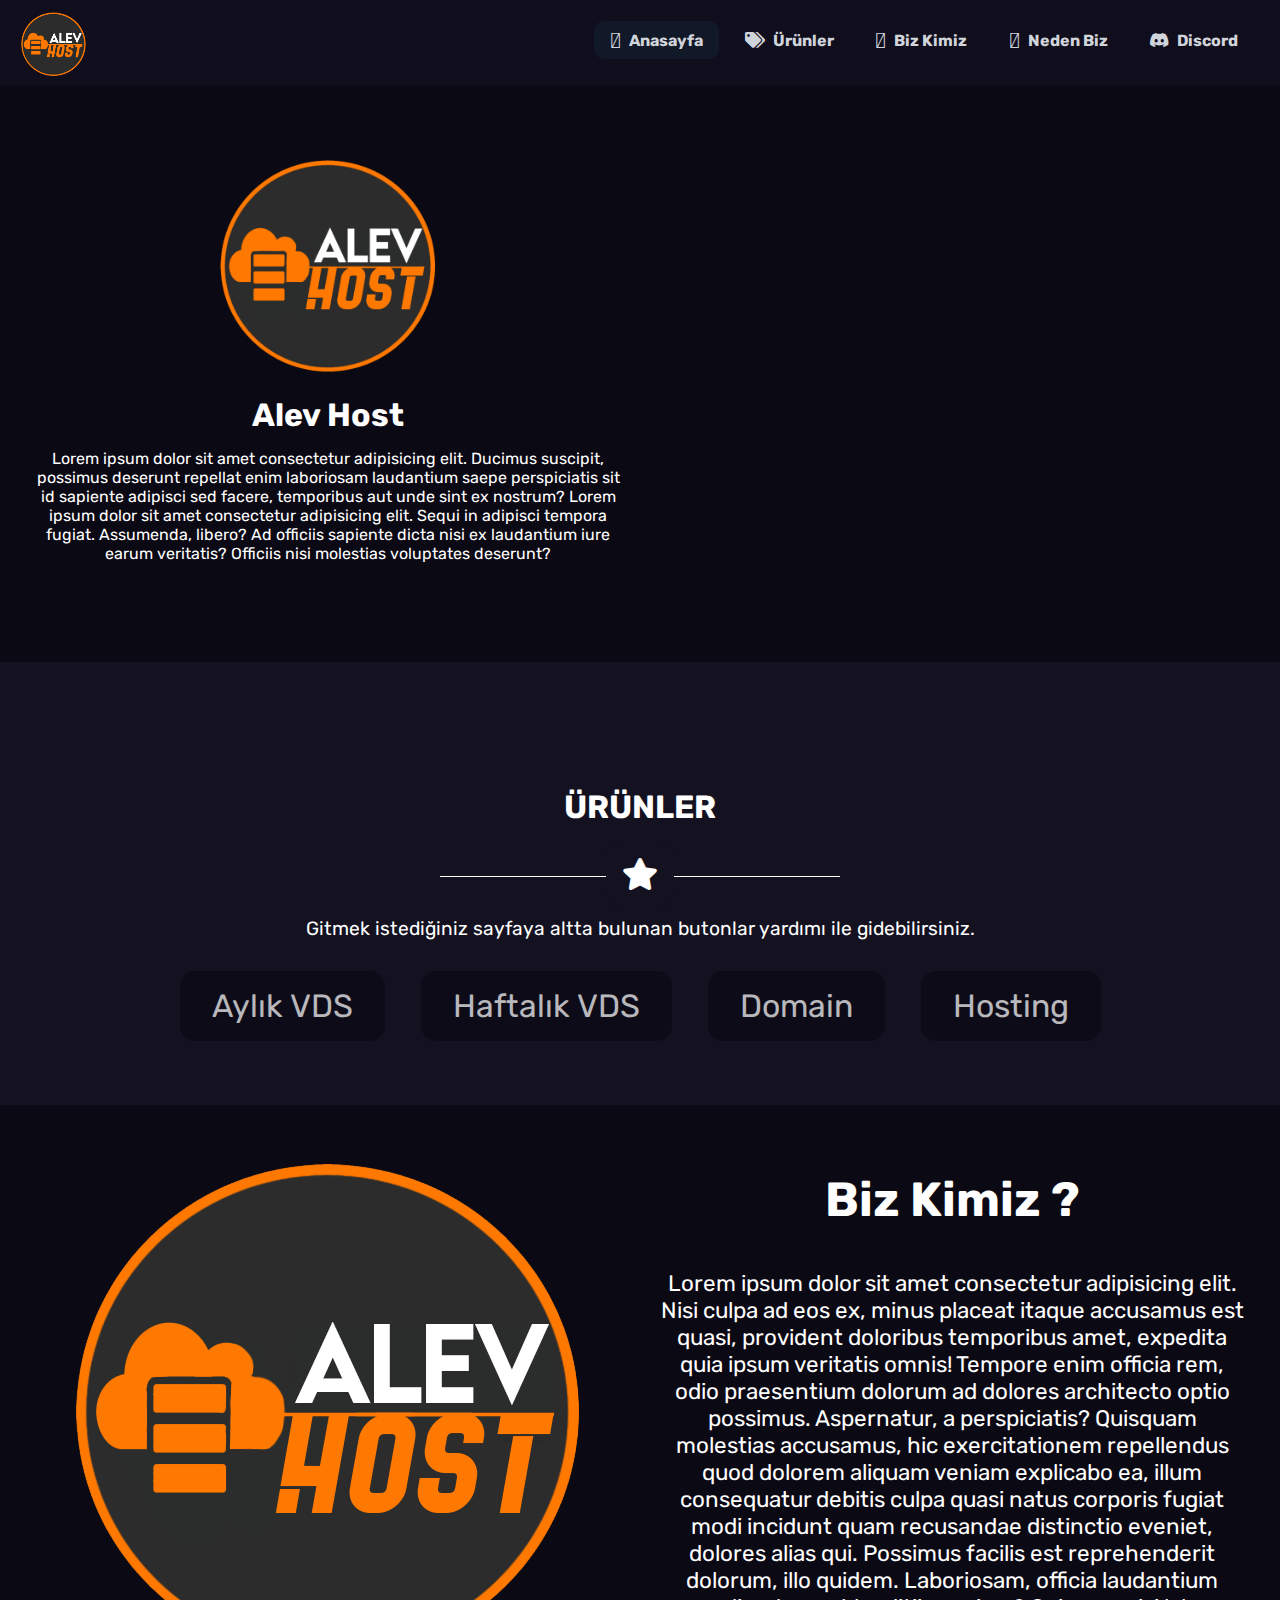
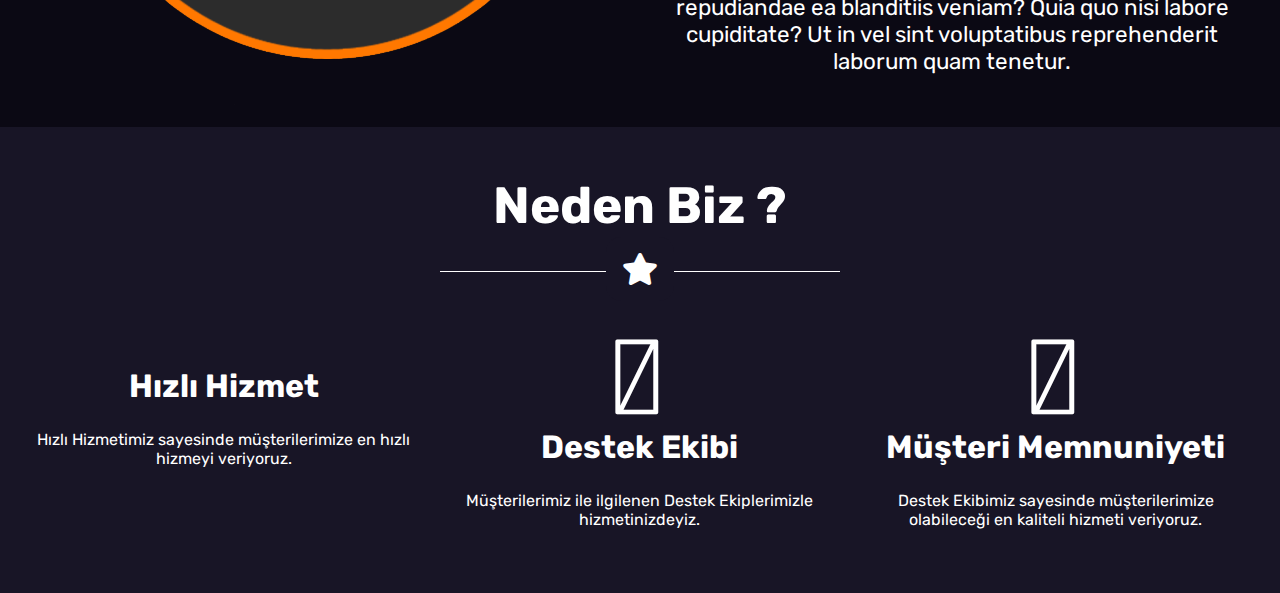
<file: index.html>
<!DOCTYPE html>
<html>

<head>

    <!-- This site coded by "REWY" Discord: REWY#4356 All rights reserved © Alev Host -->

    <!-- Header -->

    <meta charset="UTF-8">
    <meta http-equiv="X-UA-Compatible" content="IE=edge">
    <meta name="viewport" content="width=device-width, initial-scale=1.0">
    <title>Alev Host - Anasayfa</title>
    <link rel="icon" href="image/logo.png">

    <!-- Fonts & Links-->

    <link rel="stylesheet" href="https://pro.fontawesome.com/releases/v5.14.0/css/all.css">
    <link href="https://fonts.googleapis.com/css2?family=Inter:wght@100;200;300;400;500;600;700;800;900&family=Rubik:ital,wght@0,300;0,400;0,500;0,600;0,700;0,800;0,900;1,300;1,400;1,500;1,600;1,700;1,800;1,900&display=swap" rel="stylesheet">
    <link href="https://fonts.googleapis.com/css2?family=Rubik:ital,wght@0,300;0,400;0,500;0,600;0,700;0,800;0,900;1,300;1,400;1,500;1,600;1,700;1,800;1,900&display=swap" rel="stylesheet">
    <link rel="stylesheet" href="css/style.css">

</head>

<body>

    <nav>

        <div class="container clearfix">

            <div id="logo-box">
                <div class="logo">
                    <img src="image/logo.png" alt="">

                </div>
            </div>

            <div id="nav-links">

                <ul>

                    <li class="nav-item">
                        <a href="#" class="nav-link uppercase nav-icon">
                            <i class="fas fa-bars"></i>
                        </a>
                    </li>

                    <li class="nav-item">
                        <a class="nav-link active" href="index.html"> <i class="fad fa-home"></i> Anasayfa</a>
                    </li>

                    <li class="nav-item">
                        <a class="nav-link" href="#sec-b"> <i class="fas fa-tags"></i> Ürünler</a>
                    </li>

                    <li class="nav-item">
                        <a class="nav-link" href="#sec-c"> <i class="fad fa-question"></i> Biz Kimiz</a>
                    </li>

                    <li class="nav-item">
                        <a class="nav-link" href="#sec-d"> <i class="fad fa-handshake"></i> Neden Biz</a>
                    </li>

                    <li class="nav-item">
                        <a class="nav-link" href="https://discord.gg/vdsfree" target="_blank"> <i class="fab fa-discord"></i> Discord</a>
                    </li>

                </ul>

            </div>

        </div>

    </nav>

    <section id="sec-a">

        <div class="container clearfix">

            <div class="col">

                <div id="left-main">

                    <div class="main-img">
                        <img src="image/logo.png" alt="">
                    </div>

                    <div class="main-text">
                        <h1>Alev Host</h1>
                        <p>Lorem ipsum dolor sit amet consectetur adipisicing elit. Ducimus suscipit, possimus deserunt repellat enim laboriosam laudantium saepe perspiciatis sit id sapiente adipisci sed facere, temporibus aut unde sint ex nostrum? Lorem
                            ipsum dolor sit amet consectetur adipisicing elit. Sequi in adipisci tempora fugiat. Assumenda, libero? Ad officiis sapiente dicta nisi ex laudantium iure earum veritatis? Officiis nisi molestias voluptates deserunt?</p>
                    </div>

                </div>

            </div>

            <div class="col">

                <iframe class="dc" src="https://discord.com/widget?id=829708781750845460&theme=dark" width="350" height="500" allowtransparency="true" frameborder="0" sandbox="allow-popups allow-popups-to-escape-sandbox allow-same-origin allow-scripts"></iframe>

            </div>

        </div>

    </section>

    <section id="sec-b">

        <div class="container clearfix">

            <div class="header">

                <h1 class="uppercase main-h">Ürünler</h1>

                <div class="star-light"></div>
                <i id="star" class="fas fa-star"></i>

            </div>

            <p style="margin-bottom: 15px; font-size: 1.2rem;">Gitmek istediğiniz sayfaya altta bulunan butonlar yardımı ile gidebilirsiniz.</p>

            <div class="buttons">
                <a href="aylik-vds.html"><button>Aylık VDS</button></a>
                <a href="haftalik-vds.html"><button>Haftalık VDS</button></a>
                <a href="website.html"><button>Domain</button></a>
                <a href="website.html"><button>Hosting</button></a>
            </div>

        </div>

    </section>

    <section id="sec-c">

        <div class="container clearfix">

            <div class="col">
                <div class="left-img">
                    <img src="image/logo.png" alt="">
                </div>
            </div>

            <div class="col">
                <div class="waw">
                    <h1>Biz Kimiz ?</h1>
                    <p>Lorem ipsum dolor sit amet consectetur adipisicing elit. Nisi culpa ad eos ex, minus placeat itaque accusamus est quasi, provident doloribus temporibus amet, expedita quia ipsum veritatis omnis! Tempore enim officia rem, odio praesentium
                        dolorum ad dolores architecto optio possimus. Aspernatur, a perspiciatis? Quisquam molestias accusamus, hic exercitationem repellendus quod dolorem aliquam veniam explicabo ea, illum consequatur debitis culpa quasi natus corporis
                        fugiat modi incidunt quam recusandae distinctio eveniet, dolores alias qui. Possimus facilis est reprehenderit dolorum, illo quidem. Laboriosam, officia laudantium repudiandae ea blanditiis veniam? Quia quo nisi labore cupiditate?
                        Ut in vel sint voluptatibus reprehenderit laborum quam tenetur.</p>
                </div>
            </div>

        </div>

    </section>

    <section id="sec-d">

        <div class="container clearfix">

            <div class="head-l">
                <h1>Neden Biz ?</h1>
            </div>

            <div class="star-light"></div>
            <i id="star2" class="fas fa-star"></i>



            <div class="col-33">
                <div class="icon-text">
                    <i class="fad fa-tachometer-fast"></i>
                    <h1>Hızlı Hizmet</h1>

                    <p>Hızlı Hizmetimiz sayesinde müşterilerimize en hızlı hizmeyi veriyoruz.</p>

                </div>
            </div>

            <div class="col-33">
                <div class="icon-text">
                    <i class="fad fa-smile"></i>
                    <h1>Destek Ekibi</h1>

                    <p>Müşterilerimiz ile ilgilenen Destek Ekiplerimizle hizmetinizdeyiz.</p>

                </div>
            </div>

            <div class="col-33">
                <div class="icon-text">
                    <i class="fad fa-users"></i>
                    <h1>Müşteri Memnuniyeti</h1>

                    <p>Destek Ekibimiz sayesinde müşterilerimize olabileceği en kaliteli hizmeti veriyoruz.</p>

                </div>
            </div>

        </div>

    </section>

    <script src="https://code.jquery.com/jquery-3.5.1.min.js"></script>

    <script>
        $('.nav-icon').click(function() {
            $('#nav-links').toggleClass("responsive");
            return false;
        })
    </script>

</body>

</html>
</file>
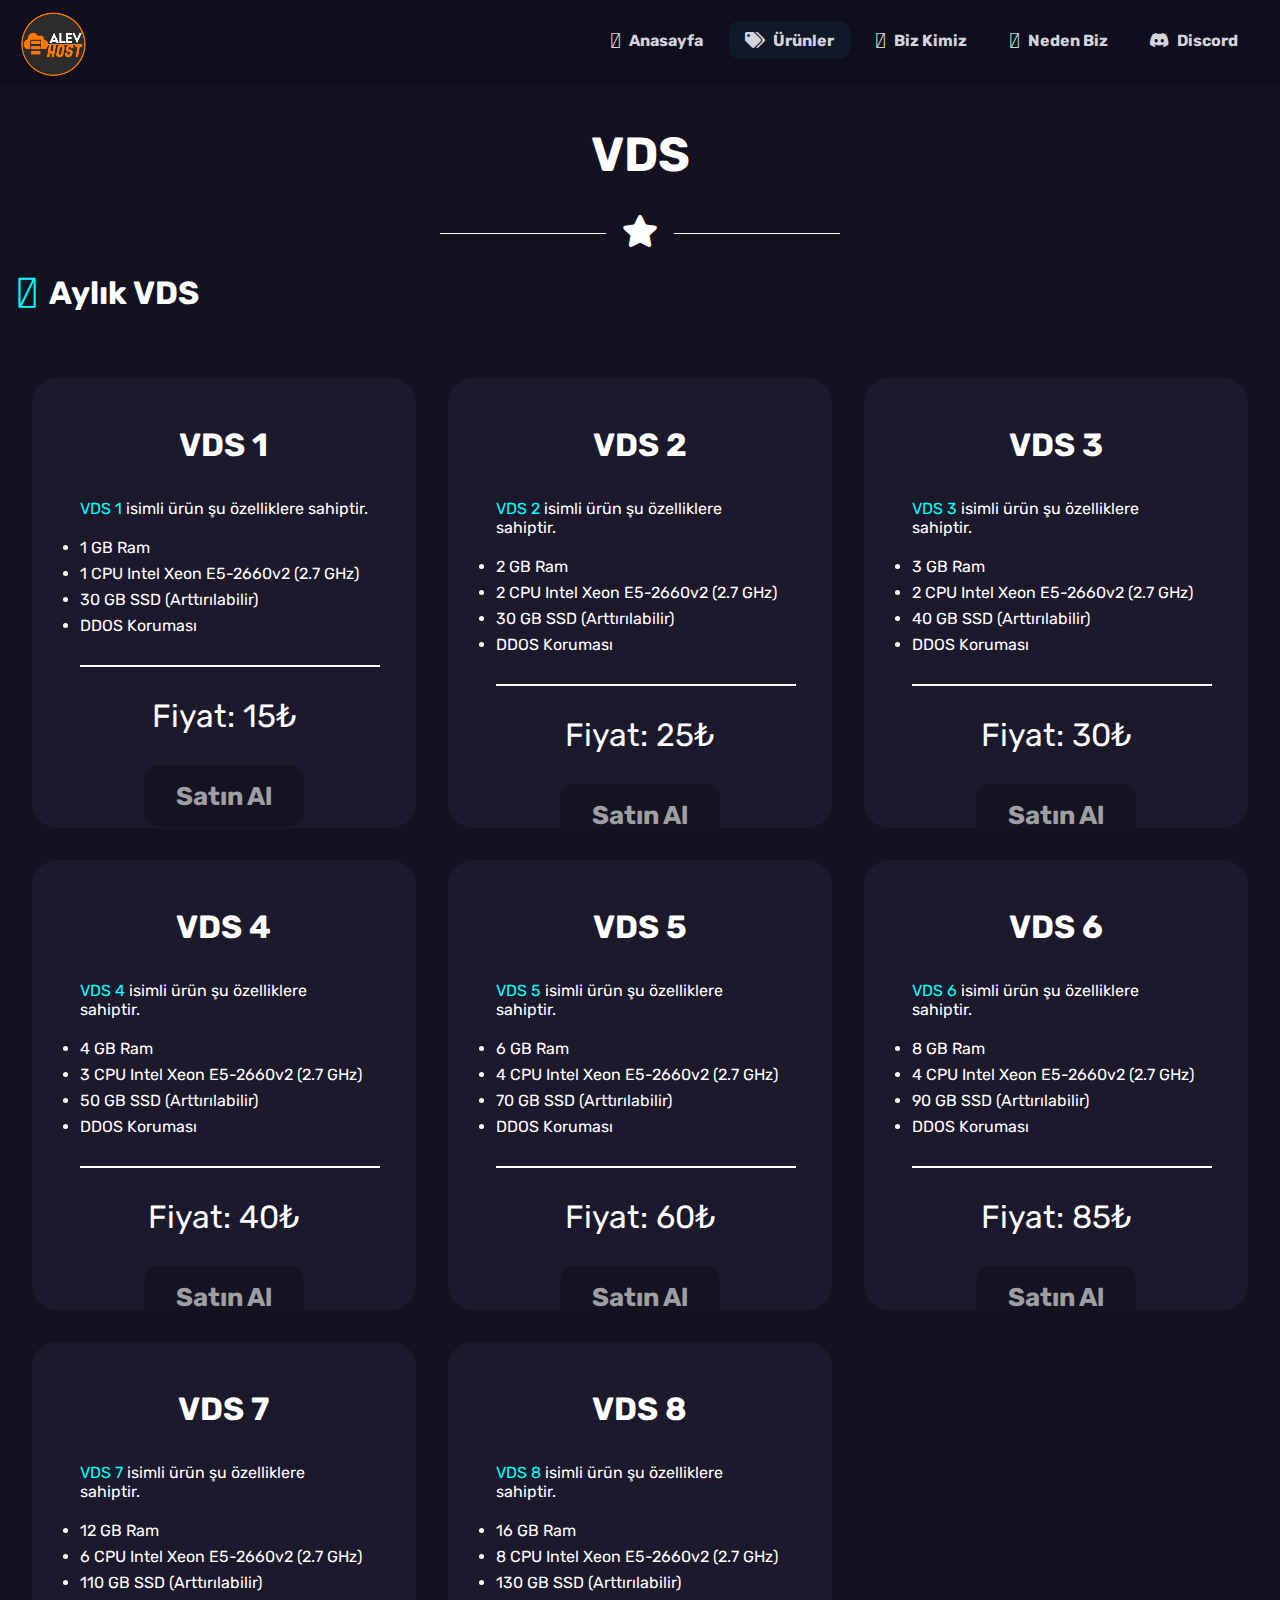
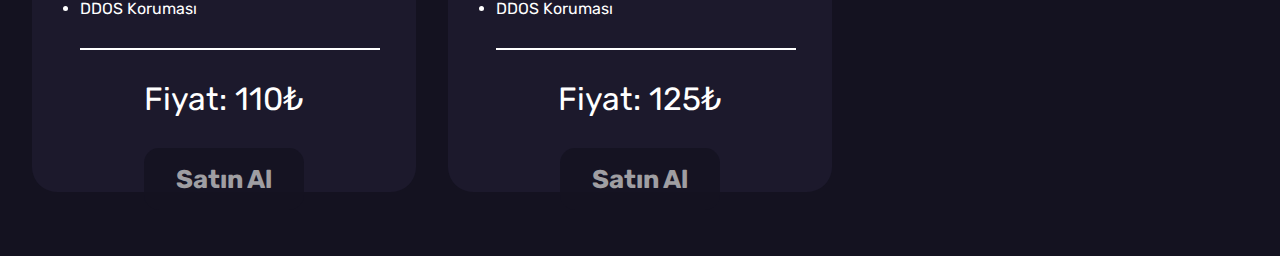
<file: aylik-vds.html>
<!DOCTYPE html>
<html>

<head>

    <!-- This site coded by "REWY" Discord: REWY#4356 All rights reserved © Alev Host -->

    <!-- Header -->

    <meta charset="UTF-8">
    <meta http-equiv="X-UA-Compatible" content="IE=edge">
    <meta name="viewport" content="width=device-width, initial-scale=1.0">
    <title>Alev Host - Aylık VDS</title>
    <link rel="icon" href="image/logo.png">

    <!-- Fonts & Links-->

    <link rel="stylesheet" href="https://pro.fontawesome.com/releases/v5.14.0/css/all.css">
    <link href="https://fonts.googleapis.com/css2?family=Inter:wght@100;200;300;400;500;600;700;800;900&family=Rubik:ital,wght@0,300;0,400;0,500;0,600;0,700;0,800;0,900;1,300;1,400;1,500;1,600;1,700;1,800;1,900&display=swap" rel="stylesheet">
    <link href="https://fonts.googleapis.com/css2?family=Rubik:ital,wght@0,300;0,400;0,500;0,600;0,700;0,800;0,900;1,300;1,400;1,500;1,600;1,700;1,800;1,900&display=swap" rel="stylesheet">
    <link rel="stylesheet" href="css/style.css">

</head>

<body>

    <nav>

        <div class="container clearfix">

            <div id="logo-box">
                <div class="logo">
                    <img src="image/logo.png" alt="">

                </div>
            </div>

            <div id="nav-links">

                <ul>

                    <li class="nav-item">
                        <a href="#" class="nav-link uppercase nav-icon">
                            <i class="fas fa-bars"></i>
                        </a>
                    </li>

                    <li class="nav-item">
                        <a class="nav-link" href="index.html"> <i class="fad fa-home"></i> Anasayfa</a>
                    </li>

                    <li class="nav-item">
                        <a class="nav-link active" href=""> <i class="fas fa-tags"></i> Ürünler</a>
                    </li>

                    <li class="nav-item">
                        <a class="nav-link" href="index.html#sec-c"> <i class="fad fa-question"></i> Biz Kimiz</a>
                    </li>

                    <li class="nav-item">
                        <a class="nav-link" href="index.html#sec-d"> <i class="fad fa-handshake"></i> Neden Biz</a>
                    </li>

                    <li class="nav-item">
                        <a class="nav-link" href="https://discord.gg/vdsfree" target="_blank"> <i class="fab fa-discord"></i> Discord</a>
                    </li>

                </ul>

            </div>

        </div>

    </nav>

    </section>

    <section id="sec-b">

        <div class="container clearfix">

            <div class="header">

                <h1 style="font-size: 3rem;" class="uppercase main-h">VDS</h1>

                <div class="star-light"></div>
                <i id="star" class="fas fa-star"></i>

            </div>

            <h1 class="ht"> <i style="color: aqua;" class="fad fa-check-double"></i> Aylık VDS</h1>

            <div class="col-33">
                <div class="card">

                    <div class="card-title">
                        <h1 style="margin-bottom: 15px;">VDS 1</h1>
                    </div>

                    <div class="card-desc">
                        <p class="desc"> <span style="color: aqua;">VDS 1</span> isimli ürün şu özelliklere sahiptir.</p>
                        <ul>
                            <li>1 GB Ram</li>
                            <li>1 CPU Intel Xeon E5-2660v2 (2.7 GHz)</li>
                            <li>30 GB SSD (Arttırılabilir)</li>
                            <li>DDOS Koruması</li>
                        </ul>
                    </div>

                    <div class="star-light2"></div>

                    <div class="card-price">
                        Fiyat: 15₺
                    </div>

                    <div class="buy-btn">
                        <a href="https://discord.gg/dA9h5AdNVR" target="_blank">
                            <button>Satın Al</button>
                        </a>
                    </div>

                </div>
            </div>

            <div class="col-33">
                <div class="card">

                    <div class="card-title">
                        <h1 style="margin-bottom: 15px;">VDS 2</h1>
                    </div>

                    <div class="card-desc">
                        <p class="desc"> <span style="color: aqua;">VDS 2</span> isimli ürün şu özelliklere sahiptir.</p>
                        <ul>
                            <li>2 GB Ram</li>
                            <li>2 CPU Intel Xeon E5-2660v2 (2.7 GHz)</li>
                            <li>30 GB SSD (Arttırılabilir)</li>
                            <li>DDOS Koruması</li>
                        </ul>
                    </div>

                    <div class="star-light2"></div>

                    <div class="card-price">
                        Fiyat: 25₺
                    </div>

                    <div class="buy-btn">
                        <a href="https://discord.gg/dA9h5AdNVR" target="_blank">
                            <button>Satın Al</button>
                        </a>
                    </div>

                </div>
            </div>

            <div class="col-33">
                <div class="card">

                    <div class="card-title">
                        <h1 style="margin-bottom: 15px;">VDS 3</h1>
                    </div>

                    <div class="card-desc">
                        <p class="desc"> <span style="color: aqua;">VDS 3</span> isimli ürün şu özelliklere sahiptir.</p>
                        <ul>
                            <li>3 GB Ram</li>
                            <li>2 CPU Intel Xeon E5-2660v2 (2.7 GHz)</li>
                            <li>40 GB SSD (Arttırılabilir)</li>
                            <li>DDOS Koruması</li>
                        </ul>
                    </div>

                    <div class="star-light2"></div>

                    <div class="card-price">
                        Fiyat: 30₺
                    </div>

                    <div class="buy-btn">
                        <a href="https://discord.gg/dA9h5AdNVR" target="_blank">
                            <button>Satın Al</button>
                        </a>
                    </div>

                </div>
            </div>

            <div class="col-33">
                <div class="card">

                    <div class="card-title">
                        <h1 style="margin-bottom: 15px;">VDS 4</h1>
                    </div>

                    <div class="card-desc">
                        <p class="desc"> <span style="color: aqua;">VDS 4</span> isimli ürün şu özelliklere sahiptir.</p>
                        <ul>
                            <li>4 GB Ram</li>
                            <li>3 CPU Intel Xeon E5-2660v2 (2.7 GHz)</li>
                            <li>50 GB SSD (Arttırılabilir)</li>
                            <li>DDOS Koruması</li>
                        </ul>
                    </div>

                    <div class="star-light2"></div>

                    <div class="card-price">
                        Fiyat: 40₺
                    </div>

                    <div class="buy-btn">
                        <a href="https://discord.gg/dA9h5AdNVR" target="_blank">
                            <button>Satın Al</button>
                        </a>
                    </div>

                </div>
            </div>

            <div class="col-33">
                <div class="card">

                    <div class="card-title">
                        <h1 style="margin-bottom: 15px;">VDS 5</h1>
                    </div>

                    <div class="card-desc">
                        <p class="desc"> <span style="color: aqua;">VDS 5</span> isimli ürün şu özelliklere sahiptir.</p>
                        <ul>
                            <li>6 GB Ram</li>
                            <li>4 CPU Intel Xeon E5-2660v2 (2.7 GHz)</li>
                            <li>70 GB SSD (Arttırılabilir)</li>
                            <li>DDOS Koruması</li>
                        </ul>
                    </div>

                    <div class="star-light2"></div>

                    <div class="card-price">
                        Fiyat: 60₺
                    </div>

                    <div class="buy-btn">
                        <a href="https://discord.gg/dA9h5AdNVR" target="_blank">
                            <button>Satın Al</button>
                        </a>
                    </div>

                </div>
            </div>

            <div class="col-33">
                <div class="card">

                    <div class="card-title">
                        <h1 style="margin-bottom: 15px;">VDS 6</h1>
                    </div>

                    <div class="card-desc">
                        <p class="desc"> <span style="color: aqua;">VDS 6</span> isimli ürün şu özelliklere sahiptir.</p>
                        <ul>
                            <li>8 GB Ram</li>
                            <li>4 CPU Intel Xeon E5-2660v2 (2.7 GHz)</li>
                            <li>90 GB SSD (Arttırılabilir)</li>
                            <li>DDOS Koruması</li>
                        </ul>
                    </div>

                    <div class="star-light2"></div>

                    <div class="card-price">
                        Fiyat: 85₺
                    </div>

                    <div class="buy-btn">
                        <a href="https://discord.gg/dA9h5AdNVR" target="_blank">
                            <button>Satın Al</button>
                        </a>
                    </div>

                </div>
            </div>

            <div class="col-33">
                <div class="card">

                    <div class="card-title">
                        <h1 style="margin-bottom: 15px;">VDS 7</h1>
                    </div>

                    <div class="card-desc">
                        <p class="desc"> <span style="color: aqua;">VDS 7</span> isimli ürün şu özelliklere sahiptir.</p>
                        <ul>
                            <li>12 GB Ram</li>
                            <li>6 CPU Intel Xeon E5-2660v2 (2.7 GHz)</li>
                            <li>110 GB SSD (Arttırılabilir)</li>
                            <li>DDOS Koruması</li>
                        </ul>
                    </div>

                    <div class="star-light2"></div>

                    <div class="card-price">
                        Fiyat: 110₺
                    </div>

                    <div class="buy-btn">
                        <a href="https://discord.gg/dA9h5AdNVR" target="_blank">
                            <button>Satın Al</button>
                        </a>
                    </div>

                </div>
            </div>

            <div class="col-33">
                <div class="card">

                    <div class="card-title">
                        <h1 style="margin-bottom: 15px;">VDS 8</h1>
                    </div>

                    <div class="card-desc">
                        <p class="desc"> <span style="color: aqua;">VDS 8</span> isimli ürün şu özelliklere sahiptir.</p>
                        <ul>
                            <li>16 GB Ram</li>
                            <li>8 CPU Intel Xeon E5-2660v2 (2.7 GHz)</li>
                            <li>130 GB SSD (Arttırılabilir)</li>
                            <li>DDOS Koruması</li>
                        </ul>
                    </div>

                    <div class="star-light2"></div>

                    <div class="card-price">
                        Fiyat: 125₺
                    </div>

                    <div class="buy-btn">
                        <a href="https://discord.gg/dA9h5AdNVR" target="_blank">
                            <button>Satın Al</button>
                        </a>
                    </div>

                </div>
            </div>


        </div>

    </section>

    <script src="https://code.jquery.com/jquery-3.5.1.min.js"></script>

    <script>
        $('.nav-icon').click(function() {
            $('#nav-links').toggleClass("responsive");
            return false;
        })
    </script>

</body>

</html>
</file>
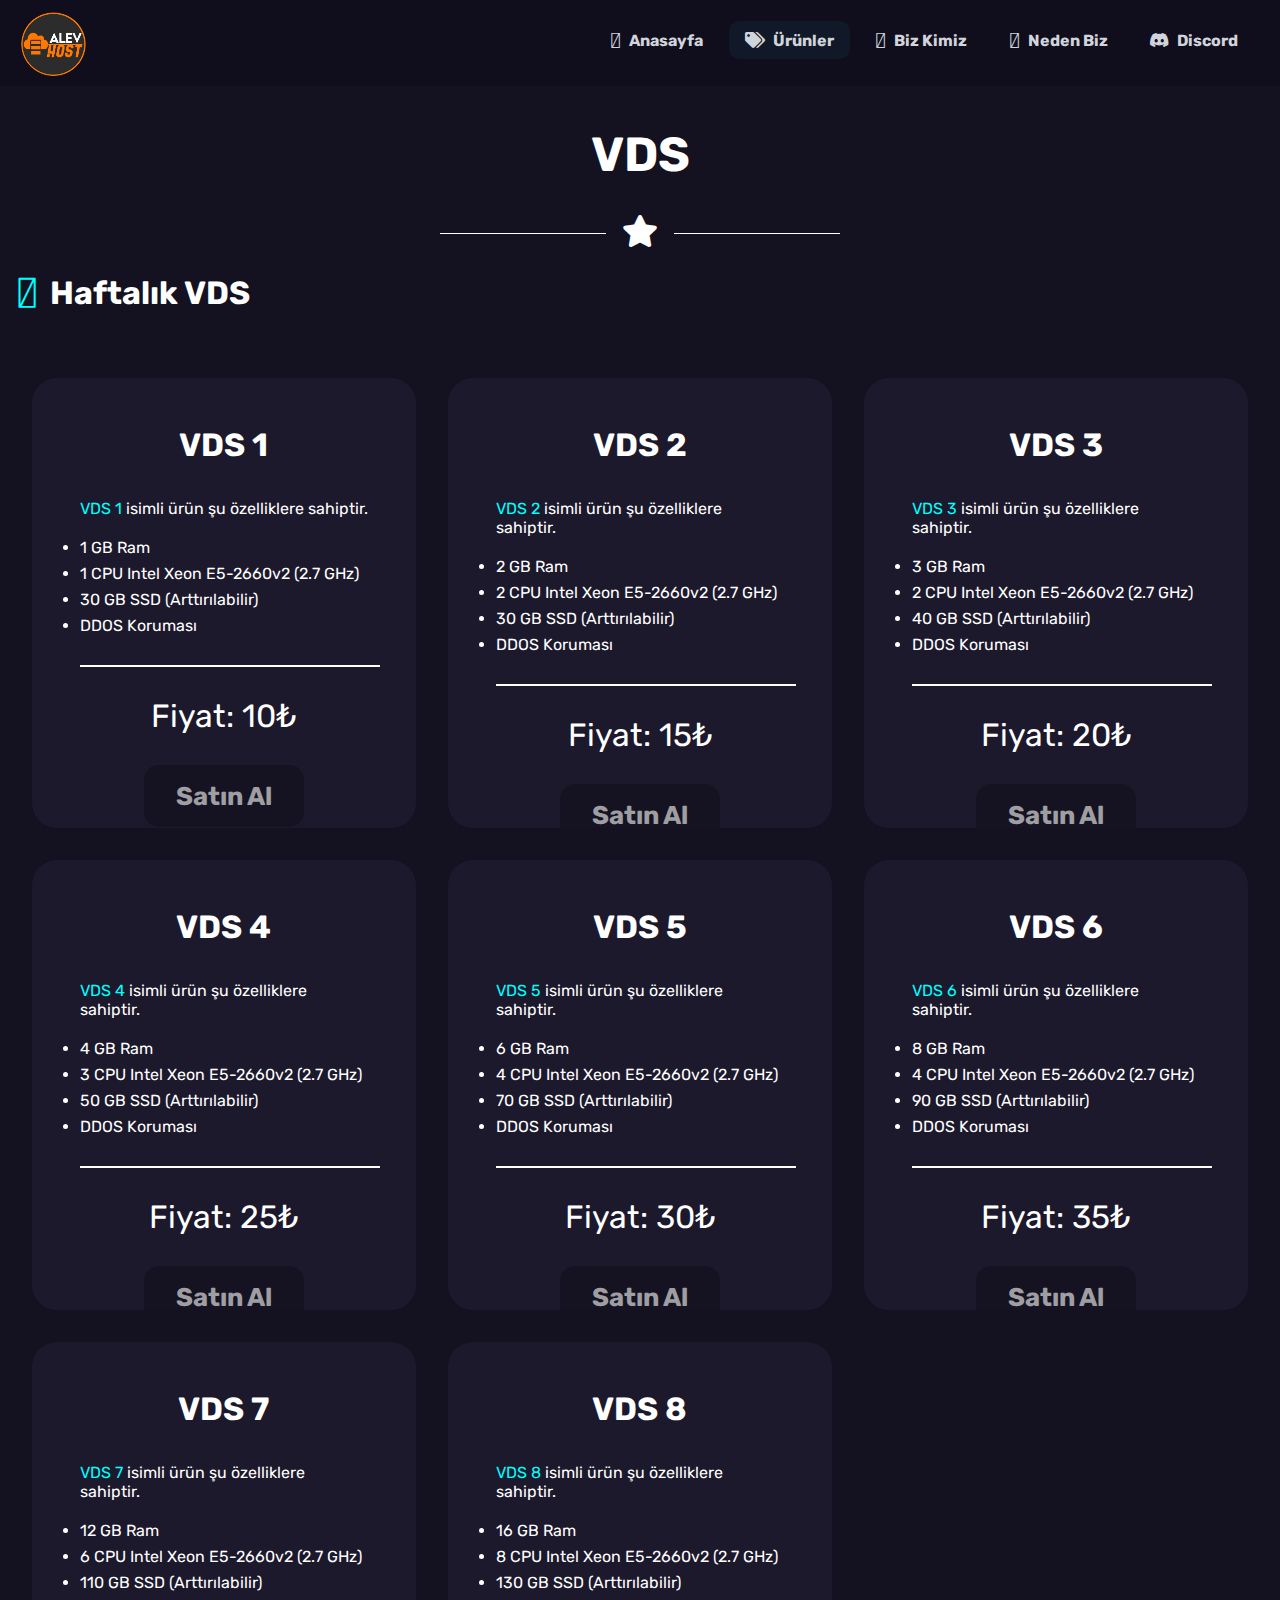
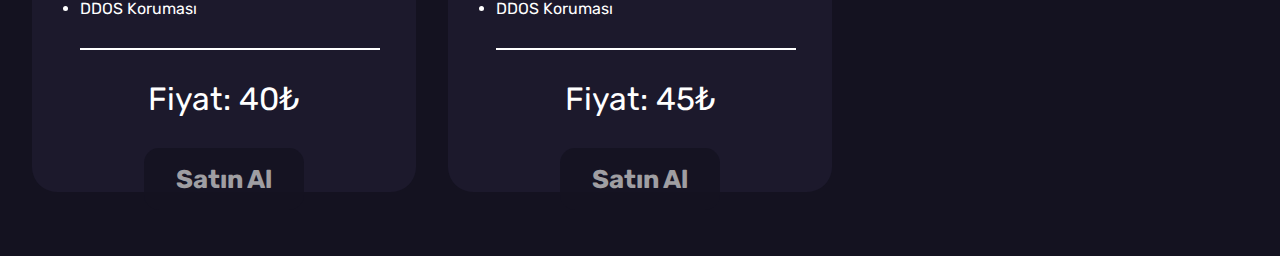
<file: haftalik-vds.html>
<!DOCTYPE html>
<html>

<head>

    <!-- This site coded by "REWY" Discord: REWY#4356 All rights reserved © Alev Host -->

    <!-- Header -->

    <meta charset="UTF-8">
    <meta http-equiv="X-UA-Compatible" content="IE=edge">
    <meta name="viewport" content="width=device-width, initial-scale=1.0">
    <title>Alev Host - Haftalık VDS</title>
    <link rel="icon" href="image/logo.png">

    <!-- Fonts & Links-->

    <link rel="stylesheet" href="https://pro.fontawesome.com/releases/v5.14.0/css/all.css">
    <link href="https://fonts.googleapis.com/css2?family=Inter:wght@100;200;300;400;500;600;700;800;900&family=Rubik:ital,wght@0,300;0,400;0,500;0,600;0,700;0,800;0,900;1,300;1,400;1,500;1,600;1,700;1,800;1,900&display=swap" rel="stylesheet">
    <link href="https://fonts.googleapis.com/css2?family=Rubik:ital,wght@0,300;0,400;0,500;0,600;0,700;0,800;0,900;1,300;1,400;1,500;1,600;1,700;1,800;1,900&display=swap" rel="stylesheet">
    <link rel="stylesheet" href="css/style.css">

</head>

<body>

    <nav>

        <div class="container clearfix">

            <div id="logo-box">
                <div class="logo">
                    <img src="image/logo.png" alt="">

                </div>
            </div>

            <div id="nav-links">

                <ul>

                    <li class="nav-item">
                        <a href="#" class="nav-link uppercase nav-icon">
                            <i class="fas fa-bars"></i>
                        </a>
                    </li>

                    <li class="nav-item">
                        <a class="nav-link" href="index.html"> <i class="fad fa-home"></i> Anasayfa</a>
                    </li>

                    <li class="nav-item">
                        <a class="nav-link active" href=""> <i class="fas fa-tags"></i> Ürünler</a>
                    </li>

                    <li class="nav-item">
                        <a class="nav-link" href="index.html#sec-c"> <i class="fad fa-question"></i> Biz Kimiz</a>
                    </li>

                    <li class="nav-item">
                        <a class="nav-link" href="index.html#sec-d"> <i class="fad fa-handshake"></i> Neden Biz</a>
                    </li>

                    <li class="nav-item">
                        <a class="nav-link" href="https://discord.gg/vdsfree" target="_blank"> <i class="fab fa-discord"></i> Discord</a>
                    </li>

                </ul>

            </div>

        </div>

    </nav>

    </section>

    <section id="sec-b">

        <div class="container clearfix">

            <div class="header">

                <h1 style="font-size: 3rem;" class="uppercase main-h">VDS</h1>

                <div class="star-light"></div>
                <i id="star" class="fas fa-star"></i>

            </div>

            <h1 class="ht"> <i style="color: aqua;" class="fad fa-check-double"></i> Haftalık VDS</h1>

            <div class="col-33">
                <div class="card">

                    <div class="card-title">
                        <h1 style="margin-bottom: 15px;">VDS 1</h1>
                    </div>

                    <div class="card-desc">
                        <p class="desc"> <span style="color: aqua;">VDS 1</span> isimli ürün şu özelliklere sahiptir.</p>
                        <ul>
                            <li>1 GB Ram</li>
                            <li>1 CPU Intel Xeon E5-2660v2 (2.7 GHz)</li>
                            <li>30 GB SSD (Arttırılabilir)</li>
                            <li>DDOS Koruması</li>
                        </ul>
                    </div>

                    <div class="star-light2"></div>

                    <div class="card-price">
                        Fiyat: 10₺
                    </div>

                    <div class="buy-btn">
                        <a href="https://discord.gg/dA9h5AdNVR" target="_blank">
                            <button>Satın Al</button>
                        </a>
                    </div>

                </div>
            </div>

            <div class="col-33">
                <div class="card">

                    <div class="card-title">
                        <h1 style="margin-bottom: 15px;">VDS 2</h1>
                    </div>

                    <div class="card-desc">
                        <p class="desc"> <span style="color: aqua;">VDS 2</span> isimli ürün şu özelliklere sahiptir.</p>
                        <ul>
                            <li>2 GB Ram</li>
                            <li>2 CPU Intel Xeon E5-2660v2 (2.7 GHz)</li>
                            <li>30 GB SSD (Arttırılabilir)</li>
                            <li>DDOS Koruması</li>
                        </ul>
                    </div>

                    <div class="star-light2"></div>

                    <div class="card-price">
                        Fiyat: 15₺
                    </div>

                    <div class="buy-btn">
                        <a href="https://discord.gg/dA9h5AdNVR" target="_blank">
                            <button>Satın Al</button>
                        </a>
                    </div>

                </div>
            </div>

            <div class="col-33">
                <div class="card">

                    <div class="card-title">
                        <h1 style="margin-bottom: 15px;">VDS 3</h1>
                    </div>

                    <div class="card-desc">
                        <p class="desc"> <span style="color: aqua;">VDS 3</span> isimli ürün şu özelliklere sahiptir.</p>
                        <ul>
                            <li>3 GB Ram</li>
                            <li>2 CPU Intel Xeon E5-2660v2 (2.7 GHz)</li>
                            <li>40 GB SSD (Arttırılabilir)</li>
                            <li>DDOS Koruması</li>
                        </ul>
                    </div>

                    <div class="star-light2"></div>

                    <div class="card-price">
                        Fiyat: 20₺
                    </div>

                    <div class="buy-btn">
                        <a href="https://discord.gg/dA9h5AdNVR" target="_blank">
                            <button>Satın Al</button>
                        </a>
                    </div>

                </div>
            </div>

            <div class="col-33">
                <div class="card">

                    <div class="card-title">
                        <h1 style="margin-bottom: 15px;">VDS 4</h1>
                    </div>

                    <div class="card-desc">
                        <p class="desc"> <span style="color: aqua;">VDS 4</span> isimli ürün şu özelliklere sahiptir.</p>
                        <ul>
                            <li>4 GB Ram</li>
                            <li>3 CPU Intel Xeon E5-2660v2 (2.7 GHz)</li>
                            <li>50 GB SSD (Arttırılabilir)</li>
                            <li>DDOS Koruması</li>
                        </ul>
                    </div>

                    <div class="star-light2"></div>

                    <div class="card-price">
                        Fiyat: 25₺
                    </div>

                    <div class="buy-btn">
                        <a href="https://discord.gg/dA9h5AdNVR" target="_blank">
                            <button>Satın Al</button>
                        </a>
                    </div>

                </div>
            </div>

            <div class="col-33">
                <div class="card">

                    <div class="card-title">
                        <h1 style="margin-bottom: 15px;">VDS 5</h1>
                    </div>

                    <div class="card-desc">
                        <p class="desc"> <span style="color: aqua;">VDS 5</span> isimli ürün şu özelliklere sahiptir.</p>
                        <ul>
                            <li>6 GB Ram</li>
                            <li>4 CPU Intel Xeon E5-2660v2 (2.7 GHz)</li>
                            <li>70 GB SSD (Arttırılabilir)</li>
                            <li>DDOS Koruması</li>
                        </ul>
                    </div>

                    <div class="star-light2"></div>

                    <div class="card-price">
                        Fiyat: 30₺
                    </div>

                    <div class="buy-btn">
                        <a href="https://discord.gg/dA9h5AdNVR" target="_blank">
                            <button>Satın Al</button>
                        </a>
                    </div>

                </div>
            </div>

            <div class="col-33">
                <div class="card">

                    <div class="card-title">
                        <h1 style="margin-bottom: 15px;">VDS 6</h1>
                    </div>

                    <div class="card-desc">
                        <p class="desc"> <span style="color: aqua;">VDS 6</span> isimli ürün şu özelliklere sahiptir.</p>
                        <ul>
                            <li>8 GB Ram</li>
                            <li>4 CPU Intel Xeon E5-2660v2 (2.7 GHz)</li>
                            <li>90 GB SSD (Arttırılabilir)</li>
                            <li>DDOS Koruması</li>
                        </ul>
                    </div>

                    <div class="star-light2"></div>

                    <div class="card-price">
                        Fiyat: 35₺
                    </div>

                    <div class="buy-btn">
                        <a href="https://discord.gg/dA9h5AdNVR" target="_blank">
                            <button>Satın Al</button>
                        </a>
                    </div>

                </div>
            </div>

            <div class="col-33">
                <div class="card">

                    <div class="card-title">
                        <h1 style="margin-bottom: 15px;">VDS 7</h1>
                    </div>

                    <div class="card-desc">
                        <p class="desc"> <span style="color: aqua;">VDS 7</span> isimli ürün şu özelliklere sahiptir.</p>
                        <ul>
                            <li>12 GB Ram</li>
                            <li>6 CPU Intel Xeon E5-2660v2 (2.7 GHz)</li>
                            <li>110 GB SSD (Arttırılabilir)</li>
                            <li>DDOS Koruması</li>
                        </ul>
                    </div>

                    <div class="star-light2"></div>

                    <div class="card-price">
                        Fiyat: 40₺
                    </div>

                    <div class="buy-btn">
                        <a href="https://discord.gg/dA9h5AdNVR" target="_blank">
                            <button>Satın Al</button>
                        </a>
                    </div>

                </div>
            </div>

            <div class="col-33">
                <div class="card">

                    <div class="card-title">
                        <h1 style="margin-bottom: 15px;">VDS 8</h1>
                    </div>

                    <div class="card-desc">
                        <p class="desc"> <span style="color: aqua;">VDS 8</span> isimli ürün şu özelliklere sahiptir.</p>
                        <ul>
                            <li>16 GB Ram</li>
                            <li>8 CPU Intel Xeon E5-2660v2 (2.7 GHz)</li>
                            <li>130 GB SSD (Arttırılabilir)</li>
                            <li>DDOS Koruması</li>
                        </ul>
                    </div>

                    <div class="star-light2"></div>

                    <div class="card-price">
                        Fiyat: 45₺
                    </div>

                    <div class="buy-btn">
                        <a href="https://discord.gg/dA9h5AdNVR" target="_blank">
                            <button>Satın Al</button>
                        </a>
                    </div>

                </div>
            </div>


        </div>

    </section>

    <script src="https://code.jquery.com/jquery-3.5.1.min.js"></script>

    <script>
        $('.nav-icon').click(function() {
            $('#nav-links').toggleClass("responsive");
            return false;
        })
    </script>

</body>

</html>
</file>
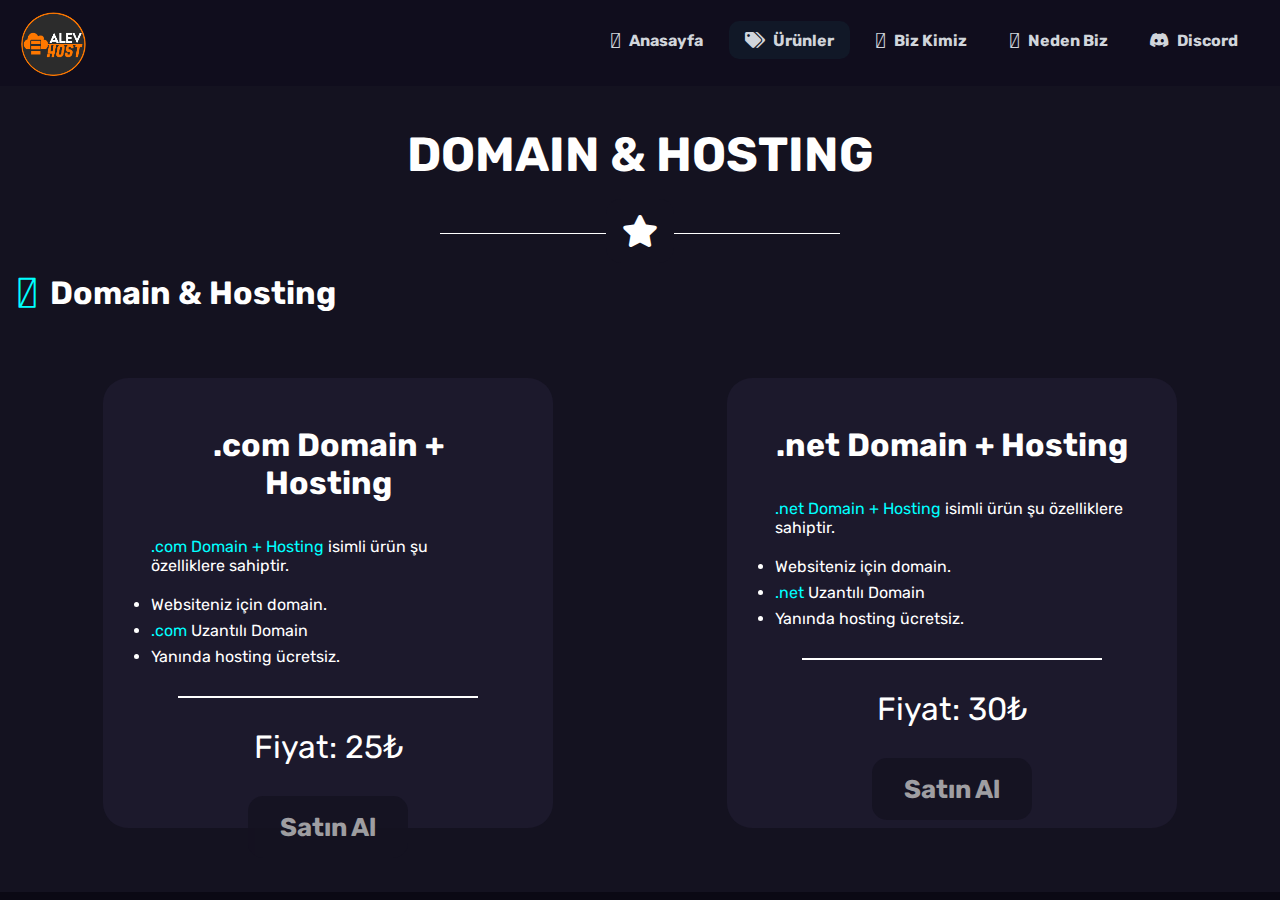
<file: website.html>
<!DOCTYPE html>
<html>

<head>

    <!-- This site coded by "REWY" Discord: REWY#4356 All rights reserved © Alev Host -->

    <!-- Header -->

    <meta charset="UTF-8">
    <meta http-equiv="X-UA-Compatible" content="IE=edge">
    <meta name="viewport" content="width=device-width, initial-scale=1.0">
    <title>Alev Host - Aylık VDS</title>
    <link rel="icon" href="image/logo.png">

    <!-- Fonts & Links-->

    <link rel="stylesheet" href="https://pro.fontawesome.com/releases/v5.14.0/css/all.css">
    <link href="https://fonts.googleapis.com/css2?family=Inter:wght@100;200;300;400;500;600;700;800;900&family=Rubik:ital,wght@0,300;0,400;0,500;0,600;0,700;0,800;0,900;1,300;1,400;1,500;1,600;1,700;1,800;1,900&display=swap" rel="stylesheet">
    <link href="https://fonts.googleapis.com/css2?family=Rubik:ital,wght@0,300;0,400;0,500;0,600;0,700;0,800;0,900;1,300;1,400;1,500;1,600;1,700;1,800;1,900&display=swap" rel="stylesheet">
    <link rel="stylesheet" href="css/style.css">

</head>

<body>

    <nav>

        <div class="container clearfix">

            <div id="logo-box">
                <div class="logo">
                    <img src="image/logo.png" alt="">

                </div>
            </div>

            <div id="nav-links">

                <ul>

                    <li class="nav-item">
                        <a href="#" class="nav-link uppercase nav-icon">
                            <i class="fas fa-bars"></i>
                        </a>
                    </li>

                    <li class="nav-item">
                        <a class="nav-link" href="index.html"> <i class="fad fa-home"></i> Anasayfa</a>
                    </li>

                    <li class="nav-item">
                        <a class="nav-link active" href=""> <i class="fas fa-tags"></i> Ürünler</a>
                    </li>

                    <li class="nav-item">
                        <a class="nav-link" href="index.html#sec-c"> <i class="fad fa-question"></i> Biz Kimiz</a>
                    </li>

                    <li class="nav-item">
                        <a class="nav-link" href="index.html#sec-d"> <i class="fad fa-handshake"></i> Neden Biz</a>
                    </li>

                    <li class="nav-item">
                        <a class="nav-link" href="https://discord.gg/vdsfree" target="_blank"> <i class="fab fa-discord"></i> Discord</a>
                    </li>

                </ul>

            </div>

        </div>

    </nav>

    </section>

    <section id="sec-b">

        <div class="container clearfix">

            <div class="header">

                <h1 style="font-size: 3rem;" class="uppercase main-h">Domain & Hosting</h1>

                <div class="star-light"></div>
                <i id="star" class="fas fa-star"></i>

            </div>

            <h1 class="ht"> <i style="color: aqua;" class="fad fa-check-double"></i> Domain & Hosting</h1>

            <div class="col">
                <div style="width: 450px; margin-left: auto; margin-right: auto;" class="card">

                    <div class="card-title">
                        <h1 style="margin-bottom: 15px;">.com Domain + Hosting</h1>
                    </div>

                    <div class="card-desc">
                        <p class="desc"> <span style="color: aqua;">.com Domain + Hosting</span> isimli ürün şu özelliklere sahiptir.</p>
                        <ul>
                            <li>Websiteniz için domain.</li>
                            <li><span style="color: aqua;">.com</span> Uzantılı Domain</li>
                            <li>Yanında hosting ücretsiz.</li>

                        </ul>
                    </div>

                    <div class="star-light2"></div>

                    <div class="card-price">
                        Fiyat: 25₺
                    </div>

                    <div class="buy-btn">
                        <a href="https://discord.gg/dA9h5AdNVR" target="_blank">
                            <button>Satın Al</button>
                        </a>
                    </div>

                </div>
            </div>

            <div class="col">
                <div style="width: 450px; margin-left: auto; margin-right: auto;" class="card">

                    <div class="card-title">
                        <h1 style="margin-bottom: 15px;">.net Domain + Hosting</h1>
                    </div>

                    <div class="card-desc">
                        <p class="desc"> <span style="color: aqua;">.net Domain + Hosting</span> isimli ürün şu özelliklere sahiptir.</p>
                        <ul>
                            <li>Websiteniz için domain.</li>
                            <li><span style="color: aqua;">.net</span> Uzantılı Domain</li>
                            <li>Yanında hosting ücretsiz.</li>

                        </ul>
                    </div>

                    <div class="star-light2"></div>

                    <div class="card-price">
                        Fiyat: 30₺
                    </div>

                    <div class="buy-btn">
                        <a href="https://discord.gg/dA9h5AdNVR" target="_blank">
                            <button>Satın Al</button>
                        </a>
                    </div>

                </div>
            </div>

        </div>

    </section>

    <script src="https://code.jquery.com/jquery-3.5.1.min.js"></script>

    <script>
        $('.nav-icon').click(function() {
            $('#nav-links').toggleClass("responsive");
            return false;
        })
    </script>

</body>

</html>
</file>
<file: css/style.css>
* {
    margin: 0;
    padding: 0;
    box-sizing: border-box;
    font-family: 'Rubik', sans-serif;
}

body {
    position: relative;
    background-color: #0b0914;
}

.clearfix::after {
    content: "";
    display: block;
    clear: both;
}

.container {
    max-width: 1350px;
    padding-left: 1rem;
    padding-right: 1rem;
    margin-right: auto;
    margin-left: auto;
}

a {
    text-decoration: none;
}

.col {
    float: left;
    width: 50%;
    padding: 1rem;
}

.col-33 {
    float: left;
    width: 33.33333%;
    padding: 1rem;
}

.col-100 {
    float: left;
    width: 100%;
    padding: 1rem;
}

.uppercase {
    text-transform: uppercase;
}


/* navbar */

#nav-links .nav-icon {
    display: none;
}

nav {
    position: fixed;
    width: 100%;
    background-color: #100d1d;
    z-index: 999;
}

#logo-box {
    float: left;
    margin-top: 7px;
}

.logo img {
    max-width: 75px;
}

#nav-links {
    float: right;
    margin-top: 2px;
}

nav ul {
    overflow: hidden;
    list-style: none;
}

.nav-item {
    float: left;
    margin-top: 1.2rem;
    margin-right: .6rem;
    transition: background-color .2s ease;
    border-radius: 10px;
}

.nav-item:hover {
    background-color: #111827;
}

nav a {
    text-decoration: none;
    color: #d1d5db;
    font-weight: 700;
    padding: .6rem 1rem;
    display: inline-block;
}

@media (max-width: 992px) {
    nav {
        padding-bottom: 0;
    }
    #logo-box {
        float: none;
        text-align: left;
    }
    #nav-links {
        float: none;
    }
    #nav-links.responsive li:not(:first-child) {
        display: none;
    }
    #nav-links .nav-link {
        font-size: 1rem;
        padding-left: 0;
    }
    #nav-links .nav-item {
        float: none;
        text-align: left;
    }
    #nav-links .nav-icon {
        display: block;
        position: absolute;
        top: 20px;
        right: 25px;
        font-size: 3rem;
    }
}

.fad,
.fas,
.fab {
    margin-right: 5px;
}

.active {
    background-color: #111827;
    border-radius: 10px;
}


/* content */

.header {
    margin-bottom: 40px;
}

#sec-a {
    padding-top: calc(110px + 1rem);
    text-align: center;
}

#left-main .main-img img {
    width: 250px;
}

.main-text {
    color: #fff;
}

.main-text h1 {
    margin-bottom: 15px;
}

#sec-b {
    text-align: center;
    color: #fff;
    padding-top: calc(110px + 1rem);
    padding-bottom: 3rem;
    background-color: #141220;
}

#sec-b .main-h {
    margin-bottom: 50px;
}

.star-light {
    margin-top: 20px;
    width: 400px;
    height: 1px;
    background-color: #fff;
    margin-right: auto;
    margin-left: auto;
}

#star {
    position: absolute;
    transform: translate(-50%, 50%);
    margin-top: -67px;
    font-size: 2rem;
    margin-left: auto;
    margin-right: auto;
    background-color: #141220;
    padding: 1rem;
    border-radius: 15px;
    margin-bottom: 50px;
}

.buttons {
    text-align: center;
}

.buttons button {
    background-color: #0B0914;
    color: #fff;
    border: none;
    padding: 1rem 2rem;
    font-size: 2rem;
    margin: 1rem;
    cursor: pointer;
    border-radius: 15px;
    opacity: .7;
    transition: all .2s ease;
}

.buttons button:hover {
    opacity: 1;
}

.ht {
    text-align: left;
    margin-bottom: 50px;
}

.card-desc p {
    margin-bottom: 20px;
}

.card-desc li {
    margin-bottom: 7px;
}

.card {
    border-radius: 25px;
    padding: 3rem;
    background-color: #1c192c;
    text-align: left;
    height: 450px;
}

.card-title {
    text-align: center;
    margin-bottom: 35px;
}

.star-light2 {
    margin-top: 30px;
    margin-bottom: 30px;
    width: 300px;
    height: 2px;
    background-color: #fff;
    margin-right: auto;
    margin-left: auto;
}

.card-price {
    text-align: center;
    font-size: 2rem;
}

.buy-btn {
    margin-top: 30px;
    text-align: center;
}

.buy-btn button {
    background-color: #141220;
    border: none;
    padding: 1rem 2rem;
    color: rgb(192, 192, 192);
    font-weight: 700;
    font-size: 1.6rem;
    cursor: pointer;
    border-radius: 15px;
    transition: all .2s ease;
    opacity: .8;
}

.buy-btn button:hover {
    opacity: 1;
    color: #fff;
}

#sec-c {
    text-align: center;
    color: #fff;
}

.waw {
    margin-top: 50px;
}

.waw h1 {
    font-size: 3rem;
}

.waw p {
    margin-top: 2.6rem;
    font-size: 1.4rem;
}

#sec-d {
    text-align: center;
    color: #fff;
    padding-top: 3rem;
    padding-bottom: 3rem;
    background-color: #181526;
}

.head-l {
    font-size: 1.6rem;
    margin-bottom: 35px;
}

#star2 {
    position: absolute;
    transform: translate(-50%, 50%);
    margin-top: -67px;
    font-size: 2rem;
    margin-left: auto;
    margin-right: auto;
    background-color: #181526;
    padding: 1rem;
    border-radius: 15px;
    margin-bottom: 50px;
}

.icon-text i {
    font-size: 5rem;
    color: #fff;
}

.icon-text h1 {
    margin-top: 10px;
}

.icon-text p {
    margin-top: 25px;
}

#sec-d .col-33 {
    margin-top: 50px;
}

@media (max-width: 992px) {
    .left-img {
        display: none;
    }
    .col {
        width: 100%;
    }
    .dc {
        display: none;
    }
}
</file>
